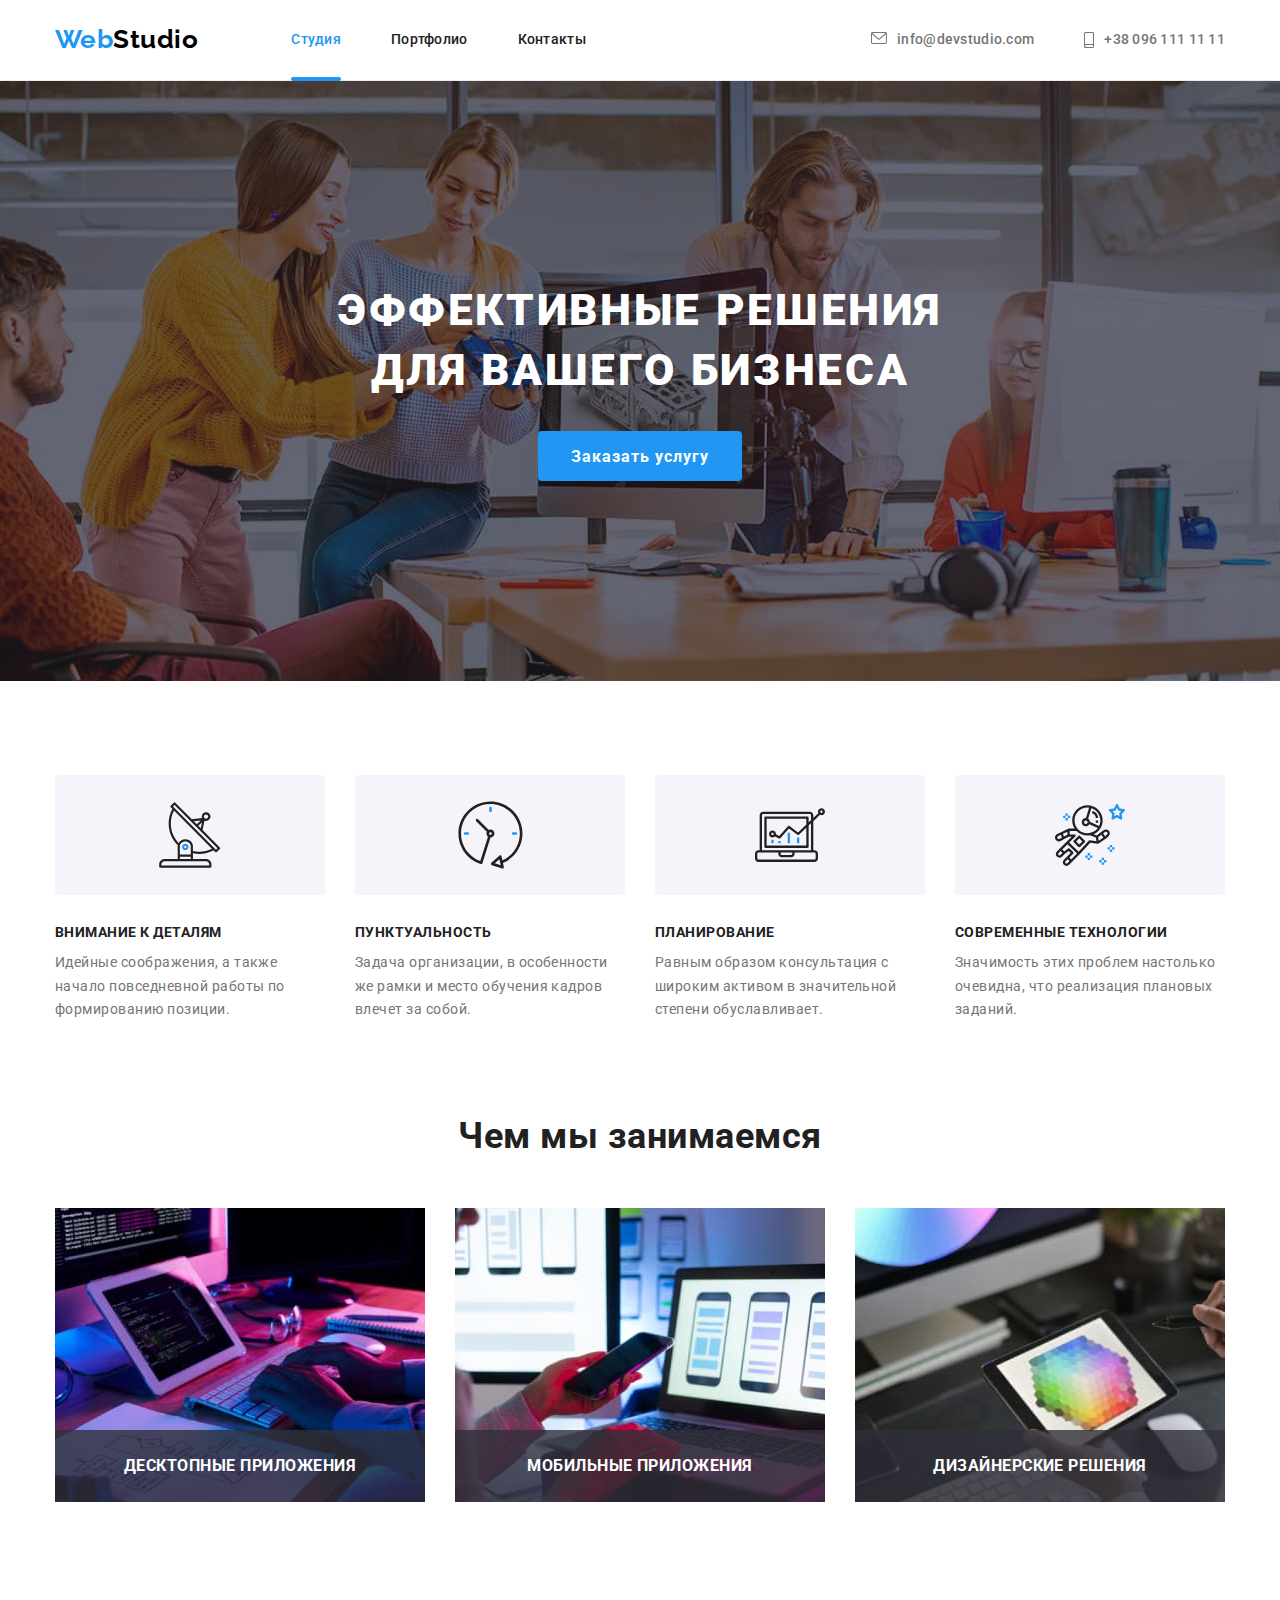
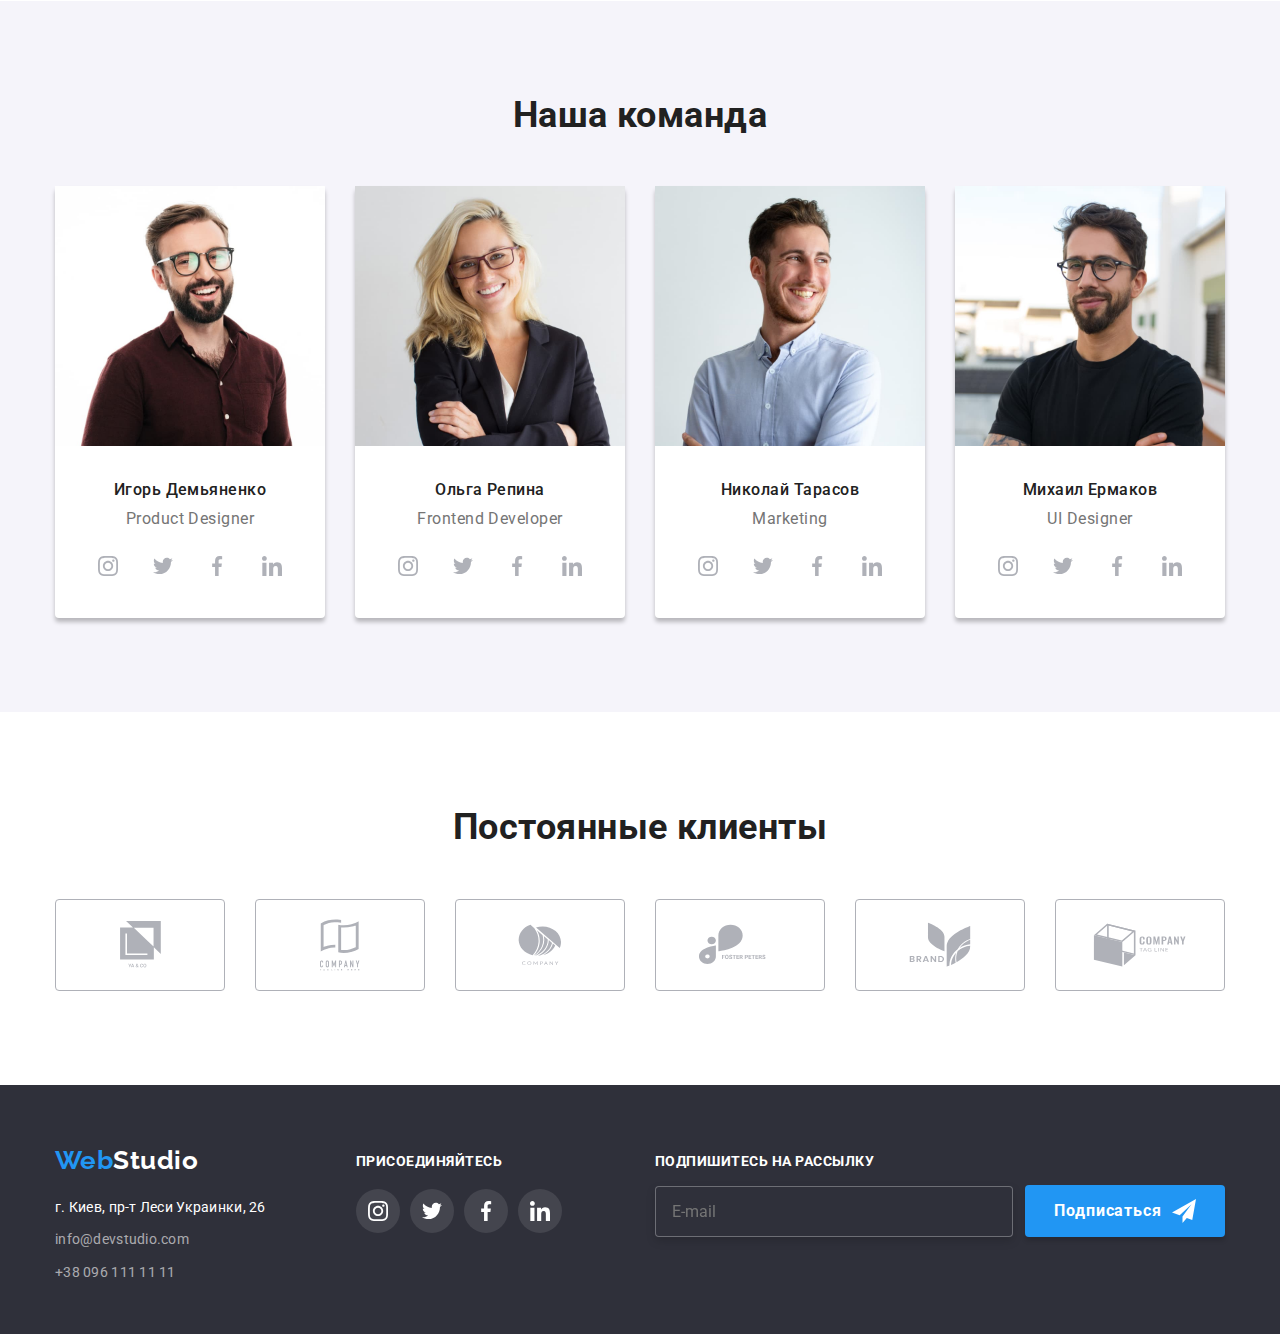
<file: index.html>
<!DOCTYPE html>
<html lang="ru">
    <head>
        <meta charset="UTF-8">
        <meta http-equiv="X-UA-Compatible" content="IE=edge">
        <meta name="viewport" content="width=device-width, initial-scale=1.0">
        <title>Studio</title>
        <link rel="preconnect" href="https://fonts.googleapis.com">
        <link rel="preconnect" href="https://fonts.gstatic.com" crossorigin>
        <link href="https://fonts.googleapis.com/css2?family=Raleway:wght@700&family=Roboto:wght@400;500;700;900&display=swap" rel="stylesheet">
        <link rel="stylesheet" href="https://cdnjs.cloudflare.com/ajax/libs/modern-normalize/1.0.0/modern-normalize.min.css">
        <link rel="stylesheet" href="./css/styles.css">
    </head>
    <body class="page">
        <!--Шапка сайта-->
        <header class="page-header">
            <div class="container main-nav">
                <nav class="logo-and-nav">
                    <!--Логотип сайта-->
                    <a href="./" class="logo">
                        <span class="web">Web</span>Studio
                    </a>
                    <!--Навигация на другие страницы-->
                    <ul class="site-nav">
                        <li class="nav-item">
                            <div class="this-page">
                                <a href="./" class="current-link current">Студия</a>
                            </div>
                        </li>
                        <li class="nav-item">
                            <a href="./portfolio.html">Портфолио</a>
                        </li>
                        <li class="nav-item">
                            <a href="">Контакты</a>
                        </li>
                    </ul>
                </nav>
                <!--Ссылка на почтовый ящик и контактный номер телефона-->
                <ul class="address-list contacts">
                    <li class="address-item address-from-header">
                        <a href="mailto:info@devstudio.com" class="letter" aria-label="Почтовый ящик">
                            <svg class="postal-envelope" width="16" height="12">
                                <use href="./images/symbol-defs.svg#icon-letter"></use>
                            </svg>
                            info@devstudio.com
                        </a>
                    </li>
                    <li class="address-item address-from-header">
                        <a href="tel:+380961111111" class="phone" aria-label="Контактный телефон">
                            <svg class="smartphone" width="10" height="16">
                                <use href="./images/symbol-defs.svg#icon-smartphone"></use>
                            </svg>
                            +38 096 111 11 11
                        </a>
                    </li>
                </ul>
            </div>
            <!--Конец шапки сайта-->
        </header>
        <!--мэин - уникальный контент (меняющийся, который не повторяется на других страницах сайта)-->
        <main>
            <!--Блог герой (главный заголовок страницы с кнопкой)-->
            <section class="hero section">
                <div class="hero-section container">
                    <h1 class="title-of-hero">ЭФФЕКТИВНЫЕ РЕШЕНИЯ
                        <br>
                        ДЛЯ ВАШЕГО БИЗНЕСА
                    </h1>
                    <button data-modal-open type="button" class="button-primary">
                        <span class="order">Заказать услугу</span>
                    </button>
                </div>
            </section>
            <!--Второй сектор страницы (преимущества данной компании)-->
            <section class="section preview">
                <div class="container">
                    <h2 class="hidden">В дальнейшем этот заголовок будет скрыт</h2>
                    <ul class="future-list">
                        <li class="item">
                            <div class="benefits-icons">
                                <svg class="antenna" width="65.32" hight="70">
                                    <use href="./images/symbol-defs.svg#icon-antenna"></use>
                                </svg>
                            </div>
                            <h3 class="advantages">ВНИМАНИЕ К ДЕТАЛЯМ</h3>
                            <p class="description declaration">Идейные соображения, а также начало повседневной работы по формированию позиции.</p>
                        </li>
                        <li class="item">
                            <div class="benefits-icons">
                                <svg class="clock" width="66.96" hight="70">
                                    <use href="./images/symbol-defs.svg#icon-clock"></use>
                                </svg>
                            </div>
                            <h3 class="advantages">ПУНКТУАЛЬНОСТЬ</h3>
                            <p class="description declaration">Задача организации, в особенности же рамки и место обучения кадров влечет за собой.</p>
                        </li>
                        <li class="item">
                            <div class="benefits-icons">
                                <svg class="diagram" width="70" hight="70">
                                    <use href="./images/symbol-defs.svg#icon-diagram"></use>
                                </svg>
                            </div>
                            <h3 class="advantages">ПЛАНИРОВАНИЕ</h3>
                            <p class="description declaration">Равным образом консультация с широким активом в значительной степени обуславливает.</p>
                        </li>
                        <li class="item">
                            <div class="benefits-icons">
                                <svg class="astronaut" width="70" hight="70">
                                    <use href="./images/symbol-defs.svg#icon-astronaut"></use>
                                </svg>
                            </div>
                            <h3 class="advantages">СОВРЕМЕННЫЕ ТЕХНОЛОГИИ</h3>
                            <p class="description declaration">Значимость этих проблем настолько очевидна, что реализация плановых заданий.</p>
                        </li>
                    </ul>
                </div>
            </section>
            <!--Третий сектор с визуализацией работы компании (фотографии)-->
            <section class="section">
                <div class="container images">
                    <h2 class="what-are-we-doing">Чем мы занимаемся</h2>
                    <ul class="illustrations">
                        <li class="illustration">
                            <div class="poster">
                                <img
                                    class="image-card"
                                    src="./images/img1.jpg"
                                    alt="Code writing"
                                    width="370"
                                >
                                <div class="description-illustration">
                                    <h3>Десктопные приложения</h3>
                                </div>
                            </div>
                        </li>
                        <li class="illustration">
                            <div class="poster">
                                <img
                                    class="image-card"
                                    src="./images/img2.jpg"
                                    alt="Design"
                                    width="370"
                                >
                                <div class="description-illustration">
                                    <h3>Мобильные приложения</h3>
                                </div>
                            </div>
                        </li>
                        <li class="illustration">
                            <div class="poster">
                                <img
                                    class="image-card"
                                    src="./images/img3.jpg"
                                    alt="Stylization"
                                    width="370"
                                >
                                <div class="description-illustration">
                                    <h3>Дизайнерские решения</h3>
                                </div>
                            </div>
                        </li>
                    </ul>
                </div>
            </section>
            <!--Четвертый сектор с фотографиями специалистов компании (с подписями)-->
            <section class="section our-team-container">
                <div class="container">
                    <h2 class="our-team">Наша команда</h2>
                    <ul class="personalities">
                        <li class="persona">
                            <img src="./images/igor.jpg" alt="Igor Demyanenko is a Product Designer" width="270">
                            <div class="buttom-of-persona">
                                <h3>Игорь Демьяненко</h3>
                                <p class="description">Product Designer</p>
                                <ul class="social-links">
                                    <li>
                                        <a class="source-icon" href="">
                                            <svg class="social-network" width="20" height="20">
                                                <use href="./images/symbol-defs.svg#icon-instagram"></use>
                                            </svg>
                                        </a>
                                    </li>
                                    <li>
                                        <a class="source-icon" href="">
                                            <svg class="social-network" width="20" height="20">
                                                <use href="./images/symbol-defs.svg#icon-twitter"></use>
                                            </svg>
                                        </a>
                                    </li>
                                    <li>
                                        <a class="source-icon" href="">
                                            <svg class="social-network" width="20" height="20">
                                                <use href="./images/symbol-defs.svg#icon-facebook"></use>
                                            </svg>
                                        </a>
                                    </li>
                                    <li>
                                        <a class="source-icon" href="">
                                            <svg class="social-network" width="20" height="20">
                                                <use href="./images/symbol-defs.svg#icon-linkedin"></use>
                                            </svg>
                                        </a>
                                    </li>
                                </ul>
                            </div>
                        </li>
                        <li class="persona">
                            <img src="./images/olga.jpg" alt="Olga Repina is a Frontend Developer" width="270">
                            <div class="buttom-of-persona">
                                <h3>Ольга Репина</h3>
                                <p class="description">Frontend Developer</p>
                                <ul class="social-links">
                                    <li>
                                        <a class="source-icon" href="">
                                            <svg class="social-network" width="20" height="20">
                                                <use href="./images/symbol-defs.svg#icon-instagram"></use>
                                            </svg>
                                        </a>
                                    </li>
                                    <li>
                                        <a class="source-icon" href="">
                                            <svg class="social-network" width="20" height="20">
                                                <use href="./images/symbol-defs.svg#icon-twitter"></use>
                                            </svg>
                                        </a>
                                    </li>
                                    <li>
                                        <a class="source-icon" href="">
                                            <svg class="social-network" width="20" height="20">
                                                <use href="./images/symbol-defs.svg#icon-facebook"></use>
                                            </svg>
                                        </a>
                                    </li>
                                    <li>
                                        <a class="source-icon" href="">
                                            <svg class="social-network" width="20" height="20">
                                                <use href="./images/symbol-defs.svg#icon-linkedin"></use>
                                            </svg>
                                        </a>
                                    </li>
                                </ul>
                            </div>
                        </li>
                        <li class="persona">
                            <img src="./images/nikolay.jpg" alt="Nikolai Tarasov is a Marketing" width="270">
                            <div class="buttom-of-persona">
                                <h3>Николай Тарасов</h3>
                                <p class="description">Marketing</p>
                                <ul class="social-links">
                                    <li>
                                        <a class="source-icon" href="">
                                            <svg class="social-network" width="20" height="20">
                                                <use href="./images/symbol-defs.svg#icon-instagram"></use>
                                            </svg>
                                        </a>
                                    </li>
                                    <li>
                                        <a class="source-icon" href="">
                                            <svg class="social-network" width="20" height="20">
                                                <use href="./images/symbol-defs.svg#icon-twitter"></use>
                                            </svg>
                                        </a>
                                    </li>
                                    <li>
                                        <a class="source-icon social-hover" href="">
                                            <svg class="social-network" width="20" height="20">
                                                <use href="./images/symbol-defs.svg#icon-facebook"></use>
                                            </svg>
                                        </a>
                                    </li>
                                    <li>
                                        <a class="source-icon" href="">
                                            <svg class="social-network" width="20" height="20">
                                                <use href="./images/symbol-defs.svg#icon-linkedin"></use>
                                            </svg>
                                        </a>
                                    </li>
                                </ul>
                            </div>
                        </li>
                        <li class="persona">
                            <img src="./images/mihail.jpg" alt="Mikhail Ermakov is a UI Designer" width="270">
                            <div class="buttom-of-persona">
                                <h3>Михаил Ермаков</h3>
                                <p class="description">UI Designer</p>
                                <ul class="social-links">
                                    <li>
                                        <a class="source-icon" href="">
                                            <svg class="social-network" width="20" height="20">
                                                <use href="./images/symbol-defs.svg#icon-instagram"></use>
                                            </svg>
                                        </a>
                                    </li>
                                    <li>
                                        <a class="source-icon" href="">
                                            <svg class="social-network" width="20" height="20">
                                                <use href="./images/symbol-defs.svg#icon-twitter"></use>
                                            </svg>
                                        </a>
                                    </li>
                                    <li>
                                        <a class="source-icon" href="">
                                            <svg class="social-network" width="20" height="20">
                                                <use href="./images/symbol-defs.svg#icon-facebook"></use>
                                            </svg>
                                        </a>
                                    </li>
                                    <li>
                                        <a class="source-icon" href="">
                                            <svg class="social-network" width="20" height="20">
                                                <use href="./images/symbol-defs.svg#icon-linkedin"></use>
                                            </svg>
                                        </a>
                                    </li>
                                </ul>
                            </div>
                        </li>
                    </ul>
                </div>
            </section>
        </main>
        <!--Секция постоянных клиентов-->
        <section class="section">
            <div class="container">
                <h2 class="regular-customers">Постоянные клиенты</h2>
                <ul class="our-clients">
                    <li>
                        <a class="customer" href="">
                            <svg class="client-area ya-co" width="41" height="46.7">
                                <use href="./images/symbol-defs.svg#icon-ya-co"></use>
                            </svg>
                        </a>
                    </li>
                    <li>
                        <a class="customer" href="">
                            <svg class="client-area tagline-here" width="40" height="52">
                                <use href="./images/symbol-defs.svg#icon-tagline-here"></use>
                            </svg>
                        </a>
                    </li>
                    <li>
                        <a class="customer" href="">
                            <svg class="client-area company" width="43.46" height="41.18">
                                <use href="./images/symbol-defs.svg#icon-company"></use>
                            </svg>
                        </a>
                    </li>
                    <li>
                        <a class="customer" href="">
                            <svg class="client-area peter-foster" width="84.44" height="40.62">
                                <use href="./images/symbol-defs.svg#icon-peter-foster"></use>
                            </svg>
                        </a>
                    </li>
                    <li>
                        <a class="customer" href="">
                            <svg class="client-area brand" width="62.54" height="45.43">
                                <use href="./images/symbol-defs.svg#icon-brand"></use>
                            </svg>
                        </a>
                    </li>
                    <li>
                        <a class="customer" href="">
                            <svg class="client-area company-tagline-here" width="93.79" height="43.93">
                                <use href="./images/symbol-defs.svg#icon-company-tagline-here"></use>
                            </svg>
                        </a>
                    </li>
                </ul>
            </div>
        </section>
        <!--окончание мэйна (уникального контента, который не повторяется на других страницах сайта)-->
        <!--Подвал сайта (Логотип сайта с ссылкой на стартовую страницу + адрес с почтовым ящиком и контактным номером телефона)-->
        <footer class="footer" role="contentinfo">
            <div class="ending container">
                <div class="footer-adress-menu">
                    <a href="./" class="logo logo-from-ending">
                        <span class="web">Web</span>
                    </span>
                    <span class="studio">Studio</span>
                </a>
                <address>
                    <ul class="address-list">
                        <li class="address-item address-from-footer">
                            <a href="https://goo.gl/maps/rf6R2WwhsUxqRuNf8" class="main-adress">г. Киев, пр-т Леси Украинки, 26</a>
                        </li>
                        <li class="address-item address-from-footer">
                            <a href="mailto:info@devstudio.com">info@devstudio.com</a>
                        </li>
                        <li class="address-item address-from-footer">
                            <a href="tel:+380961111111">+38 096 111 11 11</a>
                        </li>
                    </ul>
                </address>
            </div>
            <div class="footer-socials">
                <h3 class="join">Присоединяйтесь</h3>
                <ul class="footer-icons">
                    <li>
                        <a class="last-socials" href="">
                            <svg class="footer-social-network" width="20" height="20">
                                <use href="./images/symbol-defs.svg#icon-instagram"></use>
                            </svg>
                        </a>
                    </li>
                    <li>
                        <a class="last-socials" href="">
                            <svg class="footer-social-network" width="20" height="20">
                                <use href="./images/symbol-defs.svg#icon-twitter"></use>
                            </svg>
                        </a>
                    </li>
                    <li>
                        <a class="last-socials" href="">
                            <svg class="footer-social-network" width="20" height="20">
                                <use href="./images/symbol-defs.svg#icon-facebook"></use>
                            </svg>
                        </a>
                    </li>
                    <li>
                        <a class="last-socials" href="">
                            <svg class="footer-social-network" width="20" height="20">
                                <use href="./images/symbol-defs.svg#icon-linkedin"></use>
                            </svg>
                        </a>
                    </li>
                </ul>
            </div>
            <div class="e-mail-input">
                <h3 class="subscribe">Подпишитесь на рассылку</h3>
                <form name="signup_form" autocomplete="off" novalidate>
                    <label>
                        <span class="footer-hidden">E-mail</span>
                        <input
                            class="email-line"
                            type="email"
                            name="E-mail"
                            placeholder="E-mail"
                        >
                    </label>
                    <button class="button-form" type="submit">
                        <span class="join-us">Подписаться</span>
                        <svg class="icon-send" width="24" height="24">
                            <use href="./images/symbol-of-button.svg#icon-send"></use>
                        </svg>
                    </button>
                </form>
            </div>
        </div>
    </footer>
    <!--модальное окно-->
    <div class="backdrop is-hidden" data-modal>
        <div class="modal">
            <button data-modal-close type="button" class="modal-button">
                <svg class="close-window" width="11" height="11">
                    <use href="./images/symbol-of-button.svg#icon-close-black"></use>
                </svg>
            </button>
            <h2 class="modal-title">Оставьте свои данные, мы вам перезвоним</h2>
            <form
                class="form"
                name="signup_form"
                autocomplete="off"
                
            >
                <div class="form-top">
                    <label>
                        <span class="form-top-title">Имя</span>
                        <div class="field-box">
                            <input
                                class="field"
                                type="text"
                                name="name"
                                required
                                placeholder=""
                            >
                            <svg class="modal-svg" width="12" height="12">
                                <use href="./images/symbol-of-button.svg#icon-black-person"></use>
                            </svg>
                        </div>
                    </label>
                    <label>
                        <span class="form-top-title">Телефон</span>
                        <div class="field-box">
                            <input
                                class="field"
                                type="tel"
                                name="phone"
                                required
                                placeholder=""
                            >
                            <svg class="modal-svg" width="13" height="13">
                                <use href="./images/symbol-of-button.svg#icon-black-phone"></use>
                            </svg>
                        </div>
                    </label>
                    <label>
                        <span class="form-top-title">Почта</span>
                        <div class="field-box">
                            <input
                                class="field"
                                type="email"
                                name="email"
                                required
                                placeholder=""
                            >
                            <svg class="modal-svg" width="15" height="12">
                                <use href="./images/symbol-of-button.svg#icon-black-let"></use>
                            </svg>
                        </div>
                    </label>
                    <label>
                        <span class="form-top-title">Комментарий</span>
                        <textarea
                            class="field textarea-field"
                            name="comment"
                            rows="5"
                            placeholder="Введи текст"
                        ></textarea>
                    </label>
                </div>
            
            
                <label class="labl">
                    <div class="checkbox-box">
                        <input
                            class="checkbox-field"
                            type="checkbox"
                            name="terms_of_an_agreement"
                            value="1"                            
                        >
                        
                        <svg class="ok-svg" width="11" height="8">
                          <use href="./images/symbol-of-button.svg#icon-ok"></use>
                        </svg>
                        <span class="second-form-agreement">
                            Соглашаюсь с рассылкой и принимаю
                            <a href="./" class="agreement-link">Условия договора</a>
                        </span>
                        
                    </div>
                </label>            
            
                <button class="send-button" type="submit">
                    <span class="send">Отправить</span>
                </button>                

          </form>
        </div>
        <script src="./js/modal.js"></script>
    </body>
</html>
</file>
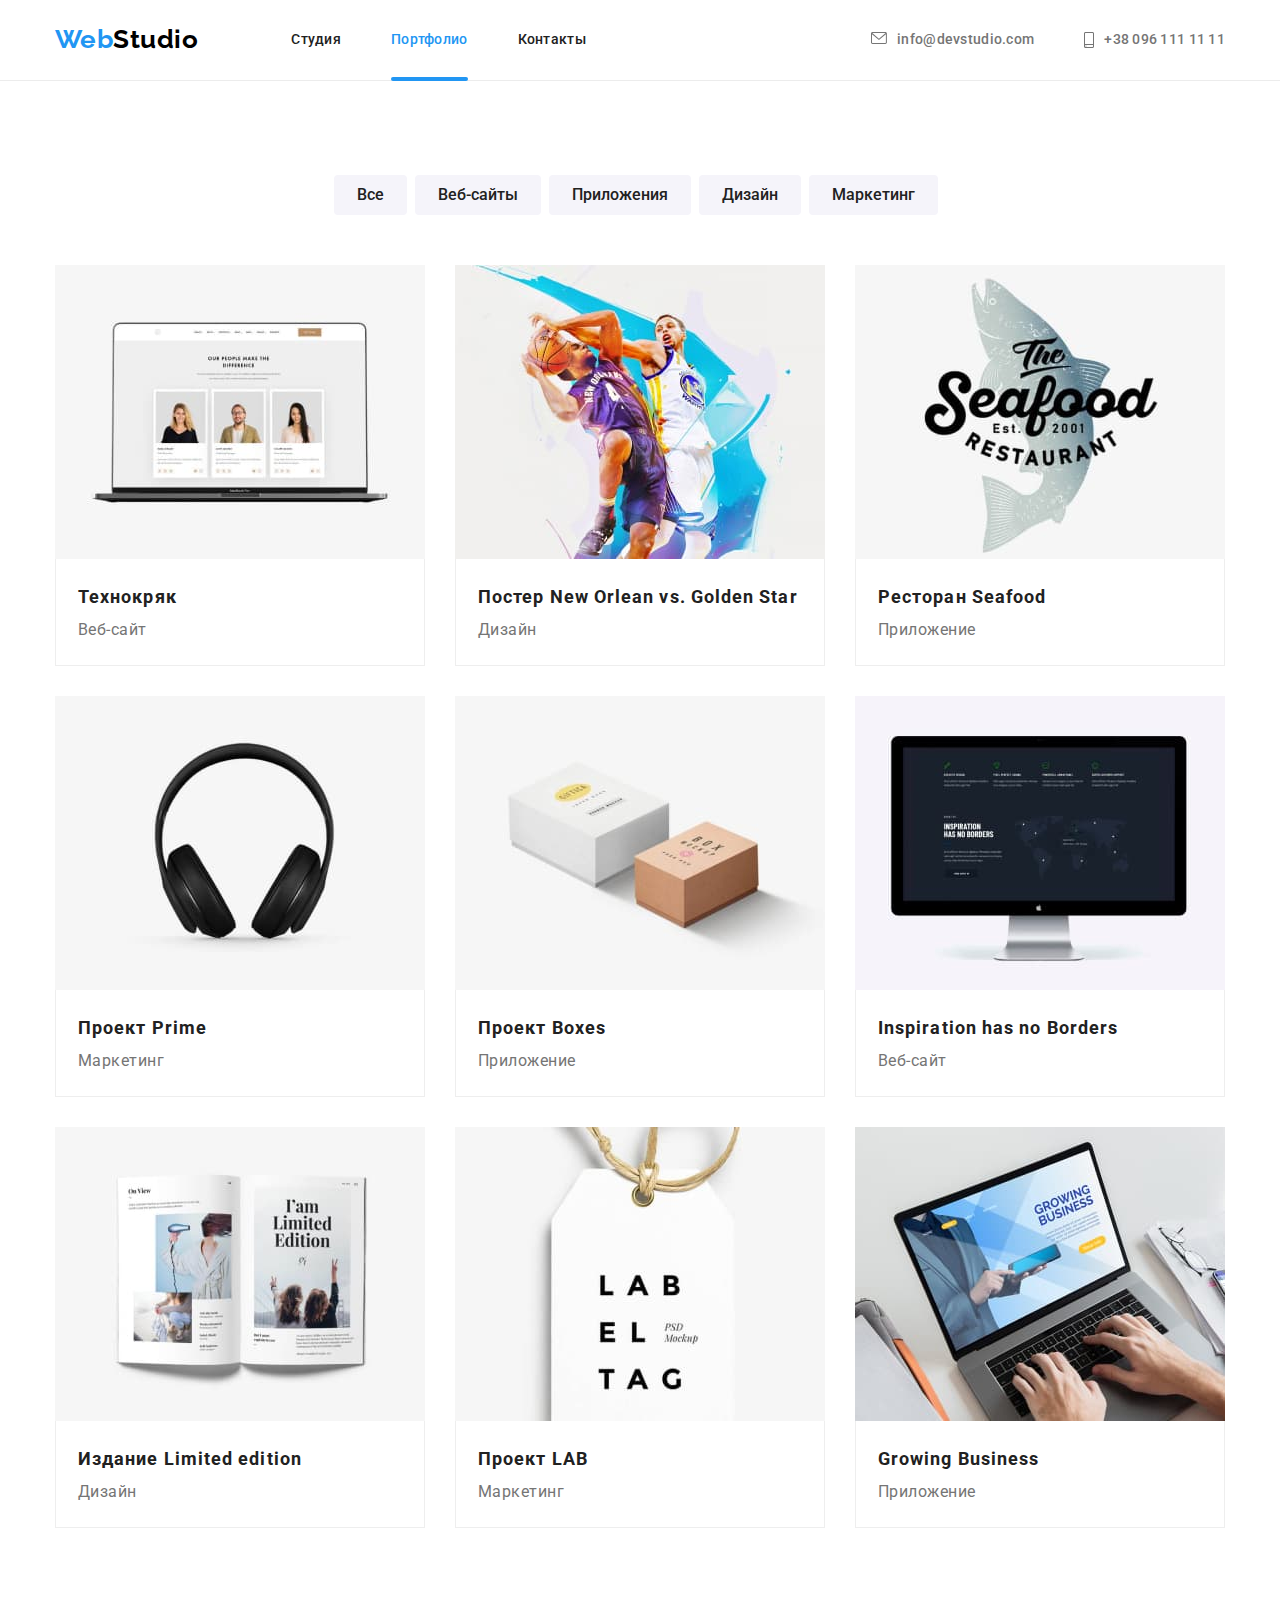
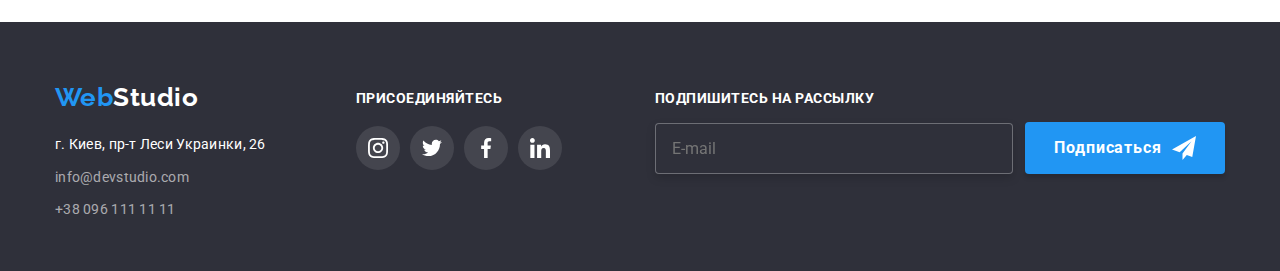
<file: portfolio.html>
<!DOCTYPE html>
<html lang="ru">
<head>
    <meta charset="UTF-8">
    <meta http-equiv="X-UA-Compatible" content="IE=edge">
    <meta name="viewport" content="width=device-width, initial-scale=1.0">
    <title>Portfolio</title>

    <link rel="preconnect" href="https://fonts.googleapis.com">
    <link rel="preconnect" href="https://fonts.gstatic.com" crossorigin>
    <link 
    href="https://fonts.googleapis.com/css2?family=Raleway:wght@700&family=Roboto:wght@400;500;700;900&display=swap" 
    rel="stylesheet"
    />

    <link
    rel="stylesheet"
    href="https://cdnjs.cloudflare.com/ajax/libs/modern-normalize/1.0.0/modern-normalize.min.css"
    />

    <link rel="stylesheet" href="./css/styles.css"/>
</head>
 <body class="page">
 <!--Шапка сайта-->
 <header class="page-header">

    <div class="container main-nav">

     <nav class="logo-and-nav">
     <!--Логотип сайта-->
     <a href="./" class="logo"><span class="web">Web</span>Studio</a>

     <!--Навигация на другие страницы-->
     <ul class="site-nav">
         <li class="nav-item"><a href="./index.html">Студия</a></li>
         <li class="nav-item">
          <div class="this-page">
          <a href="./portfolio.html" class="current-link current">Портфолио</a>
          </div>
         </li>
         <li class="nav-item"><a href="">Контакты</a></li>
     </ul>
     </nav>

       <!--Ссылка на почтовый ящик и контактный номер телефона-->
       <ul class="address-list contacts">
        <li class="address-item address-from-header">
          <a href="mailto:info@devstudio.com" class="letter" aria-label="Почтовый ящик">
           <svg class="postal-envelope" width="16" height="12">
             <use href="./images/symbol-defs.svg#icon-letter"></use>
           </svg>
           info@devstudio.com
         </a>
        </li>

        <li class="address-item address-from-header">           
          <a href="tel:+380961111111" class="phone" aria-label="Контактный телефон">
           <svg class="smartphone" width="10" height="16">
             <use href="./images/symbol-defs.svg#icon-smartphone"></use>
           </svg>
           +38 096 111 11 11
         </a>
       </li>
       </ul>

    </div>
    
<!--Конец шапки сайта-->
 </header>

 <!--мэин - уникальный контент (меняющийся, который не повторяется на других страницах сайта)-->
 <main>

    <!--Список из кнопок (фильтр)(функционал будет подключен позже)-->
        <section class="filter section">

        <div class="container">

        <h1 class="hidden">В дальнейшем этот заголовок будет скрыт</h1>              
        <ul class="switchers">        
        <li class="switcher-items"><button type="button" class="button-secondary">Все</button></li>
        <li class="switcher-items"><button type="button" class="button-secondary">Веб-сайты</button></li>
        <li class="switcher-items"><button type="button" class="button-secondary apps">Приложения</button></li>
        <li class="switcher-items"><button type="button" class="button-secondary design">Дизайн</button></li>
        <li class="switcher-items"><button type="button" class="button-secondary marketing">Маркетинг</button></li>
        </ul>        
           
     <!--Список с демонстрацией практической деятельности компании(картинки-ссылки)-->

     <ul class="cards">

     <li class="our-experience">
          <a href="#" class="experience-item">
     <div class="overlay-box"> 
     <img class="image-card" src="./images/ourpeople.jpg" alt="Our people make the difference" width="370"/>
        <div class="overlay-content">
          <p class="over-text">Ресурс предлагает комплексные предложения с разным уровнем 
            функционала и сервисов. Все это позволит посетителю получить исчерпывающие 
            сведения о компании или частном лице.</p>
        </div>
      </div>
     <div class="our-pride">
     <h2 class="title-cards">Технокряк</h2>
     <p class="description cards-description">Веб-сайт</p>
      </div>
     </a>
     </li>

     <li class="our-experience">
      <a href="#" class="experience-item">
        <div class="overlay-box">
     <img class="image-card" src="./images/poster.jpg" alt="Poster New Orlean vs. Golden Star" width="370"/>
     <div class="overlay-content">
      <p class="over-text">Ресурс предлагает комплексные предложения с разным уровнем 
        функционала и сервисов. Все это позволит посетителю получить исчерпывающие 
        сведения о компании или частном лице.</p>
     </div>
     </div>
     <div class="our-pride">
     <h2 class="title-cards">Постер New Orlean vs. Golden Star</h2>
     <p class="description cards-description">Дизайн</p>
     </div>
     </a>
     </li>

     <li class="our-experience">
      <a href="#" class="experience-item">
     <div class="overlay-box"> 
     <img class="image-card" src="./images/seafood.jpg" alt="Restaurant Seafood" width="370"/>
     <div class="overlay-content">
      <p class="over-text">Ресурс предлагает комплексные предложения с разным уровнем 
        функционала и сервисов. Все это позволит посетителю получить исчерпывающие 
        сведения о компании или частном лице.</p>
     </div>
     </div>
     <div class="our-pride">
     <h2 class="title-cards">Ресторан Seafood</h2>
     <p class="description cards-description">Приложение</p>
     </div>
     </a>
     </li>

     <li class="our-experience">
      <a href="#" class="experience-item">
      <div class="overlay-box"> 
     <img class="image-card" src="./images/headphones.jpg" alt="Project Prime" width="370"/>
     <div class="overlay-content">
      <p class="over-text">Ресурс предлагает комплексные предложения с разным уровнем 
        функционала и сервисов. Все это позволит посетителю получить исчерпывающие 
        сведения о компании или частном лице.</p>
     </div>
     </div>
     <div class="our-pride">
     <h2 class="title-cards">Проект Prime</h2>
     <p class="description cards-description">Маркетинг</p>
     </div>
     </a>
     </li>

     <li class="our-experience">
      <a href="#" class="experience-item">
        <div class="overlay-box"> 
     <img class="image-card" src="./images/boxes.jpg" alt="Project Boxes" width="370"/>
     <div class="overlay-content">
      <p class="over-text">Ресурс предлагает комплексные предложения с разным уровнем 
        функционала и сервисов. Все это позволит посетителю получить исчерпывающие 
        сведения о компании или частном лице.</p>
     </div>
     </div>
     <div class="our-pride">
     <h2 class="title-cards">Проект Boxes</h2>
     <p class="description cards-description">Приложение</p>
     </div>
     </a>
     </li>

     <li class="our-experience">
      <a href="#" class="experience-item">
        <div class="overlay-box"> 
     <img class="image-card" src="./images/monitor.jpg" alt="Inspiration has no borders" width="370"/>
     <div class="overlay-content">
      <p class="over-text">Ресурс предлагает комплексные предложения с разным уровнем 
        функционала и сервисов. Все это позволит посетителю получить исчерпывающие 
        сведения о компании или частном лице.</p>
     </div>
     </div>
     <div class="our-pride">
     <h2 class="title-cards">Inspiration has no Borders</h2>
     <p class="description cards-description">Веб-сайт</p>
     </div>
     </a>
     </li>

     <li class="our-experience">
      <a href="#" class="experience-item">
        <div class="overlay-box"> 
     <img class="image-card" src="./images/magazine.jpg" alt="Magazine Limited edition" width="370"/>
     <div class="overlay-content">
      <p class="over-text">Ресурс предлагает комплексные предложения с разным уровнем 
        функционала и сервисов. Все это позволит посетителю получить исчерпывающие 
        сведения о компании или частном лице.</p>
     </div>
     </div>
     <div class="our-pride">
     <h2 class="title-cards">Издание Limited edition</h2>
     <p class="description cards-description">Дизайн</p>
     </div>
     </a>
     </li>

     <li class="our-experience">
      <a href="#" class="experience-item">
        <div class="overlay-box"> 
     <img class="image-card" src="./images/lab.jpg" alt="Project LAB" width="370"/>
     <div class="overlay-content">
      <p class="over-text">Ресурс предлагает комплексные предложения с разным уровнем 
        функционала и сервисов. Все это позволит посетителю получить исчерпывающие 
        сведения о компании или частном лице.</p>
     </div>
     </div>
     <div class="our-pride">
     <h2 class="title-cards">Проект LAB</h2>
     <p class="description cards-description">Маркетинг</p>
     </div>
     </a>
     </li>

     <li class="our-experience">
      <a href="#" class="experience-item">
        <div class="overlay-box">
     <img class="image-card" src="./images/laptop.jpg" alt="Growing business" width="370"/>
     <div class="overlay-content">
      <p class="over-text">Ресурс предлагает комплексные предложения с разным уровнем 
        функционала и сервисов. Все это позволит посетителю получить исчерпывающие 
        сведения о компании или частном лице.</p>
     </div>
     </div>
     <div class="our-pride">
     <h2 class="title-cards">Growing Business</h2>
     <p class="description cards-description">Приложение</p>
     </div>
     </a>
     </li>

     </ul>

     </div>
    </section>

 </main>

  <!--окончание мэйна (уникального контента, который не повторяется на других страницах сайта)-->

      <!--Подвал сайта (Логотип сайта с ссылкой на стартовую страницу + адрес с почтовым ящиком и контактным номером телефона)-->
      <footer class="footer" role="contentinfo">

        <div class="ending container">

        <div class="footer-adress-menu">
        <a href="./" class="logo logo-from-ending"><span class="web">Web</span></span><span class="studio">Studio</span></a>
        <address>
        <ul class="address-list">
        <li class="address-item address-from-footer"><a href="https://goo.gl/maps/rf6R2WwhsUxqRuNf8" class="main-adress">г. Киев, пр-т Леси Украинки, 26</a></li>
        <li class="address-item address-from-footer"><a href="mailto:info@devstudio.com">info@devstudio.com</a></li>
        <li class="address-item address-from-footer"><a href="tel:+380961111111">+38 096 111 11 11</a></li>
        </ul>
        </address>
        </div>

        <div class="footer-socials">
        <h3 class="join">Присоединяйтесь</h3>
        <ul class="footer-icons">
          <li>
            <a class="last-socials" href="">
              <svg class="footer-social-network" width="20" height="20">
                <use href="./images/symbol-defs.svg#icon-instagram"></use>
              </svg>
            </a>
          </li>

          <li>
            <a class="last-socials" href="">
              <svg class="footer-social-network" width="20" height="20">
                <use href="./images/symbol-defs.svg#icon-twitter"></use>
              </svg>
            </a>
          </li>

          <li>
            <a class="last-socials" href="">
              <svg class="footer-social-network" width="20" height="20">
                <use href="./images/symbol-defs.svg#icon-facebook"></use>
              </svg>
            </a>
          </li>

          <li>
            <a class="last-socials" href="">
              <svg class="footer-social-network" width="20" height="20">
                <use href="./images/symbol-defs.svg#icon-linkedin"></use>
              </svg>
            </a>
          </li>
        </ul>
        </div>

        <div class="e-mail-input">

          <h3 class="subscribe">Подпишитесь на рассылку</h3>
          <form name="signup_form" autocomplete="off" novalidate>

            <label>
              <span class="footer-hidden">E-mail</span>              
              <input class="email-line" type="email" name="E-mail" placeholder="E-mail"/>
            </label>
            
            <button class="button-form" type="submit">
              <span class="join-us">Подписаться</span>
              <svg class="icon-send" width="24" height="24">
                <use href="./images/symbol-of-button.svg#icon-send"></use>
              </svg>
            </button>
          </form>

        </div>

        </div>
        
     
      </footer>
</body>

</html>
</file>
<file: css/styles.css>
:root {
    --primary-text-color: #212121;
    --description-text-color: #757575;
    --primary-white-color: #FFFFFF;
    --accent-blue-color: #2196F3;
    --active-color: #4682B4;
    --background-color-for-main-page: #E5E5E5;
    --decoration-line: #2F303A;
    --highlight-color: #000000;
    --social-links-color: #AFB1B8;
    }

/*общая стилизация страницы*/
.page {       
    font-family: Roboto, sans-serif;
    color: var(--primary-text-color);
    letter-spacing: 0.03em;
    }

    h1,
    h2,
    h3,
    h4,
    h5,
    h6 {
    margin: 0;
    }

    p {
    margin: 0;
    }

    ul {
    margin: 0;
    padding: 0;
    }    

    .container {
      max-width: 1200px;
      padding-left: 15px;
      padding-right: 15px;
      margin-left: auto;
      margin-right: auto;           
      } 

    .section {
    padding-top: 94px;
    padding-bottom: 94px;      
    }



 /*уборка всех маркеров со всех списков*/
 ul {
    list-style: none;
 } 

 /* уборка всех подчеркиваний у ссылок */
 a {
    text-decoration: none;
 }

/*уборка всех лишних заголовков*/
.hidden {
   display: none;
 }

/*стилизация всех подписей (абзацы) в серый цвет, согласно макету)*/
 .description {
    color: var(--description-text-color);    
 } 

 /*стилизация шапки страницы логотипа (включая версию логотипа подвала)*/

 .main-nav {
    display: flex;    
    align-items: center;              
 }

 .logo-and-nav {
   display: flex;    
   align-items: center;      
 }


 .page-header {
    background-color: var(--primary-white-color);
    justify-content: space-between;
    border-bottom: 1px solid #ECECEC;      
 } 

 .address-from-header:not(:last-child) {
   margin-right: 50px;
 }

 .nav-item:not(:last-child) {
   margin-right: 50px;
 }

 .logo {
    color: var(--highlight-color);
    font-family: Raleway;
    font-weight: 700;
    font-size: 26px;
    line-height: 1.19;

    text-decoration: none;
    display: flex;    
    align-items: center;
    margin-right: 93px;     
    text-decoration: none;
    padding-top: 24px;
    padding-bottom: 25px; 
    
    transition-property: color;
    transition-duration: 250ms;
    transition-timing-function: cubic-bezier(0.4, 0, 0.2, 1);
    }
 
 .logo > .web {
    color: var(--accent-blue-color);    
 }

 .logo > .studio {
    color: var(--primary-white-color);
 } 

 .logo:hover, .logo:focus {
    color: #7B68EE;
  }

 .logo:active {
     color: var(--active-color);
  }

 /*навигация по сайту (ссылки на разделы сайта)*/
 .site-nav a {
    color: inherit;
    display: block;
    padding-top: 32px;
    padding-bottom: 32px;
    
    transition-property: color;
    transition-duration: 250ms;
    transition-timing-function: cubic-bezier(0.4, 0, 0.2, 1);
 }
 
 .site-nav {
   font-weight: 500;
   font-size: 14px;
   line-height: 1.14;
   letter-spacing: 0.02em;
   display: flex;    
   align-items: center;            
 }

  .nav-item a:hover, a:focus {
    color: var(--accent-blue-color);
 }
 .nav-item a:active {
    color: var(--active-color);
 }

 .site-nav .nav-item .current-link {
    color: var(--accent-blue-color);
 }

 /*адреса и контактные данные*/
 .address-list {
   font-weight: 500;
   font-size: 14px;
   line-height: 1.14;
   letter-spacing: 0.02em;
 }
   .main-adress {
   color: #FFFFFF;
   font-style: normal;
   font-weight: 400;
   font-size: 14px;
   line-height: 1.71;
   
 }

  .address-from-footer a {
   color: rgba(255, 255, 255, 0.6);
    font-family: Roboto;
    font-style: normal;
    font-weight: 400;
    font-size: 14px;
    line-height: 1.71;

      transition-property: color;
      transition-duration: 250ms;
      transition-timing-function: cubic-bezier(0.4, 0, 0.2, 1);
 }

 .address-from-header a {    
     color: var(--description-text-color);
      display: flex; 
      padding-top: 32px;
      padding-bottom: 32px;
      
      transition-property: color;
      transition-duration: 250ms;
      transition-timing-function: cubic-bezier(0.4, 0, 0.2, 1);
   }     

 .contacts {
    display: flex;    
    margin-left: auto;              
 }

 .address-from-header:last-child {
    margin-right: 0;
 }
    
 .address-item a:hover, a:focus {
    color: var(--accent-blue-color);
 }
 .address-item a:active {
   color: var(--active-color);
 }

 .ending .address-list .main-adress {
   color: var(--primary-white-color);
 }

 .ending .address-list .main-adress:hover {
 color: var(--accent-blue-color);
 }
 
 
 .this-page {
  position: relative;
  display: block;
 }

 .current::after {
    display: inline-block;
    content: "";
    position: absolute;
    background-color: var(--accent-blue-color);
    bottom: -1px;
    right: 0px;
    width: 100%;
    height: 4px;
    border-radius: 2px;
   }

 /* Оформление иконок конверта и смартфона */

 /*конверт*/
 .postal-envelope {    
    content: "";
    height: 100%;        
    display: flex;
    background-size: contain;
    align-items: center;
    justify-content: center;      
    }

    .postal-envelope {
     margin-right: 10px;
    }
   
    .letter {
      transition-property: --color3;
      transition-duration: 250ms;
      transition-timing-function: cubic-bezier(0.4, 0, 0.2, 1);
    }

    .letter:hover,
    .letter:focus {
      --color3: #2196F3;
    }

  /*смартфон*/
   .smartphone {    
    content: "";
    height: 100%;        
    display: flex;
    background-size: contain;
    align-items: center;
    justify-content: center;
   }

   .smartphone {    
    margin-right: 10px;    
   }

   .phone:hover,
   .phone:focus {
     --color3: #2196F3;
   }
    
 /*стилизация раздела - герой*/ 
 .hero {
    background-image:
    linear-gradient(to left, rgba(47, 48, 58, 0.4), rgba(47, 48, 58, 0.4)),
    url("../images/team.jpg"); 
    background-size: 1600px;
    background-repeat: no-repeat;
    background-position: center;        
    padding-top: 200px;
    padding-bottom: 200px;    
 }

 .hero-section {   
   background-position: center;   
   justify-content: center;      
   }

 .hero-section > .title-of-hero {
    color: var(--primary-white-color);
    font-weight: 900;
    font-size: 44px;
    line-height: 1.36;
    text-align: center;
    letter-spacing: 0.06em;
    text-transform: uppercase;
    margin-bottom: 30px;         
 }

 /*модальное окно*/
 .backdrop {
  position: fixed;
  top: 0;
  left: 0;
  width: 100vw;
  height: 100vh;
  visibility: visible;
  background-color: rgba(0, 0, 0, 0.2);
  
  transition: opacity 250ms cubic-bezier(0.4, 0, 0.2, 1), visibility 250ms cubic-bezier(0.4, 0, 0.2, 1);
  opacity: 1;  
 }

 .backdrop.is-hidden {
  opacity: 0;
  pointer-events: none;
  visibility: hidden;    
 }

 .backdrop.is-hidden .modal {
  transform: translate(-50%, -50%) scale(1.1);
 }

 .modal {
  position: absolute;
  width: 528px;
  padding: 40px;
  background-color: var(--primary-white-color);  
  top: 50%;
  left: 50%;
  transform: translate(-50%, -50%) scale(1);
  box-shadow: 0px 1px 3px rgba(0, 0, 0, 0.12), 
  0px 1px 1px rgba(0, 0, 0, 0.14), 
  0px 2px 1px rgba(0, 0, 0, 0.2);
  border-radius: 4px;
  padding: 40px;
  
  transition: transform 250ms cubic-bezier(0.4, 0, 0.2, 1);
 }

 .close-window {
  color: #000000;
 }

 .modal-button {
  display: flex;
  width: 30px;
  height: 30px;
  align-items: center;
  justify-content: center;
  border: 1px solid rgba(0, 0, 0, 0.1);
  border-radius: 50%;
  padding: 0;  
  background-color: transparent;
  position: absolute;
  right: 8px; 
  top: 8px;   

  cursor: pointer;
 }

 .modal-button:hover .close-window,
 .modal-button:focus .close-window {
  fill: var(--accent-blue-color);

      transition-property: fill;
      transition-duration: 250ms;
      transition-timing-function: cubic-bezier(0.4, 0, 0.2, 1);
 }


 /*формы модального окна*/
  
 .modal-title {
  font-weight: 700;
  font-size: 20px;
  line-height: 1.15;
  text-align: center;        
  color: var(--primary-text-color);
  margin-bottom: 12px;
 } 

 .form { 
  display: block; 
  width: 448px;
 }
 
 .field {
  position: relative;
  width: 100%;
  height: 40px;
  border: 1px solid rgba(33, 33, 33, 0.2);
  border-radius: 4px; 
  padding-left: 40px;
  padding-right: 40px;
  margin-top: 4px;   

      transition-property: outline-color;
      transition-duration: 250ms;
      transition-timing-function: cubic-bezier(0.4, 0, 0.2, 1);
 }

 .field:not(:last-child) {
  margin-bottom: 10px;
 }

 .form-top-title {
  font-weight: 400;
  font-size: 12px;
  line-height: 1.16;
  letter-spacing: 0.01em;
  color: var(--description-text-color);
 }

  .textarea-field {
   
    color: var(--highlight-color);
    min-height: 120px;
    padding-top: 11px;
    padding-right: 11px;
    padding-left: 15px;
    resize: none;    
  } 

  .textarea-field::placeholder {
    font-weight: 400;
    font-size: 12px;
    line-height: 1.16;
    letter-spacing: 0.01em;
    color: var(--description-text-color);    
  }
  
  .field-box {
    position: relative;
  }

  .field:focus {  
    outline-color: var(--accent-blue-color);
    } 
    
  .field:focus + .modal-svg {
    fill: var(--accent-blue-color);
  }

  .modal-svg {
    position: absolute;
    top: 45%;    
    left: 14px;
    transform: translateY(-45%);
  }

  .form-top {
    margin-bottom: 20px;
  }

  .second-form {
    justify-content: center;
  }

  .second-form-agreement {
    font-weight: 400;
    font-size: 14px;
    line-height: 1.71;
    color: var(--description-text-color);
    margin-left: 8px;    
    margin-right: 4px;    
  }

  .agreement-link {
    font-weight: 400;
    font-size: 14px;
    line-height: 1.71;
    color: var(--accent-blue-color);
    text-decoration: underline;
  }

  .button-second-form {
    background-color: var(--accent-blue-color);
    display: inline-flex; 
    justify-content: center;
    align-items: center;       
    border-radius: 2px;    
    width: 16px;
    height: 15px;
    transition: background-color .3s;
  }

  .send-button { 
    display: block;
    min-width: 200px;      
    border-radius: 4px;
    box-shadow: 0px 4px 4px rgba(0, 0, 0, 0.15);
    background-color: #188CE8;
    border: 1px solid transparent;
    font-family: inherit;
    cursor: pointer;    
    margin: auto;
    padding-top: 10px;
    padding-bottom: 10px;
    margin-top: 30px;  
    


    transition-property: background-color;
    transition-duration: 250ms;
    transition-timing-function: cubic-bezier(0.4, 0, 0.2, 1);        
  }
  

  .send-button:hover,
  .send-button:focus {
  background-color: var(--accent-blue-color);
  }

  .send {
    font-weight: 700;
    font-size: 16px;
    line-height: 1.87;
    align-items: center;
    text-align: center;
    letter-spacing: 0.06em;
    color: var(--primary-white-color);        
  }
  
  .checkbox-field {
    position: absolute;
    white-space: nowrap;
    width: 1px;
    height: 1px;
    overflow: hidden;
    border: 0;
    padding: 0;
    clip: rect(0 0 0 0);
    clip-path: inset(50%);    
    margin: -1px;
  }

  .ok-svg {
    width: 16px;
    height: 16px;    
    background-color: var(--primary-white-color); 
    border: 2px solid var(--highlight-color);
    border-radius: 2px;
    fill: var(--primary-white-color);

    transition-property: background-color, fill;
    transition-duration: 250ms;
    transition-timing-function: cubic-bezier(0.4, 0, 0.2, 1);
  }

  .checkbox-field:checked + .ok-svg {
    border-radius: 2px;
    background-color: var(--accent-blue-color);
    border-color: transparent;
  }

  .checkbox-box {
  display: flex;
  justify-content: center;
  align-items: center;
  height: 24px;  
  margin-left: 0;
  margin-right: 0;      
  }

  .labl {
    display: block;
    margin-bottom: 10px;
  }



 /* Кнопки (button-primary - для раздела герой, button-secondary - кнопки фильтра)*/
 .button-primary {
      color: var(--primary-white-color);
      background-color: var(--accent-blue-color);
      cursor: pointer;
      font-family: inherit;  
      display: block;
      margin: auto;
      height: 50px;       
      border: 1px solid transparent;
      border-radius: 4px;
      padding: 10px 32px;
      
      transition-property: background-color, color;
      transition-duration: 250ms;
      transition-timing-function: cubic-bezier(0.4, 0, 0.2, 1);
     }

     .button-primary:hover,
     .button-primary:focus {
      color: var(--primary-white-color);
      background-color: var(--active-color);
     }

 .order {
      font-weight: 700;
      font-size: 16px;
      line-height: 1.87;
      align-items: center;
      text-align: center;
      letter-spacing: 0.06em;
     }
     
 .button-secondary {
     color: var(--primary-text-color);
     background-color: #F5F4FA;
     cursor: pointer;
     font-family: inherit;
     font-style: normal;
     font-weight: 500;
     font-size: 16px;
     line-height: 1.62;
     border: 1px solid transparent;
     border-radius: 4px;
     padding: 6px 22px; 
     
      transition-property: color, background-color, box-shadow;
      transition-duration: 250ms;
      transition-timing-function: cubic-bezier(0.4, 0, 0.2, 1);
    }

    .switcher-items {
      margin-right: 8px;       
    }


    .button-secondary:last-child {
     margin-right: 0px;
    }

     .filter {
     text-align: center;     
     display: flex;               
     }
     
     .well {
        margin-bottom: 50px;
     }

     .switchers {
      display: flex;
      justify-content: center;
     }

     .button-secondary {      
      display: flex;
      align-items: center;
     }

      
     
 .button-secondary:hover, .button-secondary:focus {
     color: var(--primary-white-color);
     background-color: var(--accent-blue-color);
     box-shadow: 0px 2px 2px 0px #0000001F;    
    }

 /* стилизация второго сектор страницы студия (преимущества данной компании) */

 .preview {
    padding-top: 94px;
    padding-bottom: 0px;
 }

 .future-list {
   display: flex;
   align-items: center;
 }

 .future-list .item {
    width: 270px;    
 }

 .item:not(:last-child) {
   margin-right: 30px;
 }

  .advantages {
   font-weight: 700;
   font-size: 14px;
   line-height: 1.14;
   margin-bottom: 10px;
 }

 /* векторный декоратив для сектора преимуществ компании*/

 .benefits-icons {
  display: flex;
  align-items: center;
  justify-content: center;
  width: 270px;
  height: 120px; 
  background-color: #F5F4FA;
  margin-bottom: 30px;
  border-radius: 4px;  
 }

 /*-----------------------------------*/

  .declaration {
   font-weight: 400;
   font-size: 14px;
   line-height: 1.71;    
   } 

   .declaration:not(:last-child) {
      margin-right: 30px;
   }

   /*чем мы занимаемся*/

  .what-are-we-doing {
   font-weight: 700;
   font-size: 36px;
   line-height: 1.16;
   text-align: center;

   margin-bottom: 50px;            
 }

 .illustrations {
   display: flex;
   justify-content: center;     
 }

 .image-card {
  display: block;
 }

 .description-illustration {
   display: inline-block;
   position: absolute;
   left: 0;
   bottom: 0;
   width: 100%;
   padding-top: 27px;
   padding-bottom: 27px;
   font-weight: 700;
   font-size: 14px;
   line-height: 1.14;
   text-align: center;   
   text-transform: uppercase;
   color: var(--primary-white-color);
   background-color: rgba(47, 48, 58, 0.8);      
 }

 .illustration:not(:last-child) {
   margin-right: 30px;
 }

 .poster {
  position: relative;
  display: inline-block;
 }



 /*---------------------*/



  .our-team {
   font-weight: 700;
   font-size: 36px;
   line-height: 1.16;
   text-align: center;
   margin-bottom: 50px;   
 }

 .personalities {
   display: flex;
   align-items: center;
   margin-left: -30px;   
 }

 .persona {
   flex-basis: calc((100% - 4 * 30px) / 3);
   margin-left: 30px;
   box-shadow: 0 4px 4px 0px rgba(0, 0, 0, 0.25);
   background-color: var(--primary-white-color);
   border-radius: 4px;   
   }

 .buttom-of-persona {
    border-radius: 4px;
    padding: 30px;    
 }

 .buttom-of-persona > p {
  margin-bottom: 10px;
 }

  .personalities h3 {
   font-weight: 500;
   font-size: 16px;
   line-height: 1.18;
   text-align: center;   
   margin-bottom: 10px;
  }

  .personalities p {
   font-weight: 400;
   font-size: 16px;
   line-height: 1.18;
   text-align: center;
   margin-bottom: 16px;
 }

 .our-team-container {
  background-color: #F5F4FA;
 }

 /* стилизация карточек сотрудников ссылками на социальные сети */

 .social-links {
  display: flex;
  flex-wrap: wrap;
  justify-content: space-evenly;
  
 }

 .social-links > li {
  width: 44px;
  height: 44px;   
 }

 .social-links > li:not(:last-child) {
  margin-right: 10px;
 }

 /* стилизация ссылок на соц сети под карточками сотрудников*/ 
 .source-icon {
  display: flex;  
  width: 44px;
  height: 44px; 
  border-radius: 50%;
  height: 100%;
  color: #757575;
  background-color: var(--primary-white-color);    
  background-repeat: no-repeat; 
  justify-content: center;
  align-items: center; 
  
      transition-property: background-color, color;
      transition-duration: 250ms;
      transition-timing-function: cubic-bezier(0.4, 0, 0.2, 1);
  }

  .source-icon:hover,
  .source-icon:focus {
    background-color: var(--accent-blue-color);
   }

  .source-icon:hover .social-network,
  .source-icon:focus .social-network {
     fill:#FFFFFF;
   }
   
  .social-network { 
    display: flex; 
    color: var(--social-links-color);    
    text-align: center;               
  }
  .social-network {      
    fill: currentColor;
      transition-property: fill;
      transition-duration: 250ms;
      transition-timing-function: cubic-bezier(0.4, 0, 0.2, 1);
  }
  
  
 /* Стилизация второго сектора страницы "Портфолио"
 с демонстрацией практической деятельности компании(картинки-ссылки)*/

 .switchers {
 justify-content: center;
 display: flex;
 margin-bottom: 50px; 
 }

 .cards a {
   color: inherit;   
 }

 .cards {
   display: flex;
   flex-wrap: wrap;
   gap: 30px;
   justify-content: center;      
 }

  .our-experience {
 flex-basis: calc((100% - 2 * 30px) / 3);
 position: relative;

      transition-property: box-shadow, color;
      transition-duration: 250ms;
      transition-timing-function: cubic-bezier(0.4, 0, 0.2, 1);
  }

  .our-experience > a {
    display: block;
  }
 
  .our-experience:focus {
   color: var(--highlight-color);
 }

 .our-experience:hover {
   box-shadow: 0px 4px 4px 0px rgba(0, 0, 0, 0.25);
 }

  .title-cards {
   font-weight: 700;
   font-size: 18px;
   line-height: 2;
   letter-spacing: 0.06em;
   text-align: left;
 }

  .cards-description {
   font-weight: 400;
   font-size: 16px;
   line-height: 1.87;
   text-align: left;
 }

 .our-pride {
    padding: 20px 22px;
    border-right: 1px solid #EEEEEE;
    border-bottom: 1px solid #EEEEEE;
    border-left: 1px solid #EEEEEE;
 }

/*оверлей для карточек*/

 .overlay-box {
  height: 100%;
  width: 100%;
  position: relative; 
  overflow: hidden;      
 }

 .overlay-content {
  transform: translateY(100%);
  position: absolute;
  top: 0;
  left: 0;
  width: 100%;
  height: 100%;
  transition: transform 250ms ease;
 }

 .experience-item:hover .overlay-content,
 .experience-item:focus .overlay-content {
  transform: translateY(0%);  
 }

 .over-text {
  width: 100%;
  height: 100%;
  padding: 63px 24px;
  font-size: 18px;
  font-weight: 400;
  line-height: 1.55;
  text-align: left;  
  color: var(--primary-white-color);
  background: rgba(33, 150, 243, 0.9);      
 }


/*Секция постоянных клиентов*/
  .regular-customers {
    font-weight: 700px;
    font-size: 36px;
    line-height: 1.17;
    text-align: center;
    margin-bottom: 50px;
  }

  .customer {
    height: 100%;
    display: flex;
    width: 170px;
    height: 92px;
    color: #afb1b8;
    border: 1px solid rgba(175, 177, 184, 1);
    border-radius: 4px;
    justify-content: center;
    align-items: center;

      transition-property: border, color;
      transition-duration: 250ms;
      transition-timing-function: cubic-bezier(0.4, 0, 0.2, 1);
  }

  .customer:hover, 
  .customer:focus {
    color:#2196f3;
    border-color: var(--accent-blue-color); 
  }

  .our-clients {
    display: flex;
    justify-content: space-between;
    align-items: center;       
  }

  .our-clients > li:not(:last-child) {
    margin-right: 30px;
  }

  .client-area {
    fill: currentColor;
  }

 
/*стилизация подвала*/
  .footer {
    background-color: var(--decoration-line);
    padding-top: 60px;
    }

  .ending {
    background-color: var(--decoration-line);
    display: flex;     
  }

  .logo-from-ending {
     display: inline-table;
     flex-wrap: wrap;
     margin-bottom: 20px;
     padding-top: 0px;
     padding-bottom: 0px;         
  }

  .ending .address-list {
    width: 231px;
    height: 81px;
    display: inline-block;
    flex-wrap: wrap;
    padding: 0px;       
  }

  .address-from-footer:not(:last-child) {
     margin-bottom: 9px;
  }

/* ветка с социальными сетями */ 
  .footer-socials {
    display: flex;
    flex-wrap: wrap;
    width: 206px;
    height: 80px;
    margin-top: 9px;
    margin-left: 70px;
    margin-bottom: 100px;           
  }

  .join {
    text-transform: uppercase;
    font-size: 14px;
    line-height: 1.14;
    line-height: 100%;
    font-weight: 700px;
    color: var(--primary-white-color);
    margin-bottom: 20px;
  }

  .last-socials {
    display: flex;  
    width: 44px;
    height: 44px;
    border-radius: 50%;
    height: 100%;
    color: var(--primary-white-color);
    background-color: rgba(255, 255, 255, 0.1);;    
    background-repeat: no-repeat; 
    justify-content: center;
    align-items: center; 
    
      transition-property: background-color, color;
      transition-duration: 250ms;
      transition-timing-function: cubic-bezier(0.4, 0, 0.2, 1);
    }
    
    .last-socials:hover, 
    .last-socials:focus {       
       background-color: var(--accent-blue-color);
     }
  
    .last-socials:hover, 
    .last-socials:focus {
      color:#FFFFFF; 
    }

    .last-socials {
      fill: currentColor;
    }
     
    .footer-social-network { 
      display: flex; 
      color:#FFFFFF;    
      text-align: center;               
    }
    
    .footer-adress-menu {
      display: inline-block;
      width: 231px;
      padding: 0px;
    }

    .footer-icons {
      display: flex;
      flex-wrap: wrap;
      justify-content: space-evenly;
     }
    
     .footer-icons > li {
      width: 44px;
      height: 44px;
     }

     .footer-icons > li:not(:last-child) {
      margin-right: 10px;
     }

     /*Форма футера*/

     form {
      display: flex;
      outline: transparent;
     }

     .e-mail-input {
      display: block;      
      width: 570px;
      height: 86px;      
      margin-left: 93px;
      margin-bottom: 94px;
      margin-top: 9px;
     }

     .subscribe {
      text-transform: uppercase;
      font-size: 14px;
      line-height: 1.14;
      line-height: 100%;
      font-weight: 700px;
      color: var(--primary-white-color);      
     }

     .email-line {
      display: inline-block;
      width: 358px;      
      border-radius: 4px;
      border: 1px solid rgba(255, 255, 255, 0.3);
      filter: drop-shadow(0px 4px 4px rgba(0, 0, 0, 0.15));      
      margin-right: 12px;
      font-family: inherit;
      font-size: 16px;
      line-height: 1.25;
      font-weight: 700px;
      line-height: 100%;
      background-color: var(--decoration-line);
      color: var(--primary-white-color);
      padding-top: 15px;
      padding-bottom: 15px;
      padding-left: 16px;
      padding-right: 16px;   
     }

     .button-form {
      display: flex;
      min-width: 200px;      
      border-radius: 4px;
      box-shadow: 0px 4px 4px rgba(0, 0, 0, 0.15);
      background-color: var(--accent-blue-color);
      border: 1px solid transparent;
      font-family: inherit;
      cursor: pointer;
      margin-top: auto;
      justify-content: center;               

      transition-property: background-color, color;
      transition-duration: 250ms;
      transition-timing-function: cubic-bezier(0.4, 0, 0.2, 1);
     }

     .join-us {
      font-weight: 700;
      font-size: 16px;
      line-height: 1.87;
      align-items: center;
      text-align: center;
      letter-spacing: 0.06em;
      margin-right: 10px;
      padding-top: 9px;
      padding-bottom: 9px;      
      color: var(--primary-white-color);
     }

     .icon-send {
      display: flex;
      align-items: center;
      margin-top: 12px;
     }

     .button-form:hover,
     .button-form:focus {
      color: var(--primary-white-color);
      background-color: var(--active-color);
     }

     .footer-hidden {
      visibility: hidden;
      margin: 0px;
      padding: 0px;
     }
</file>
